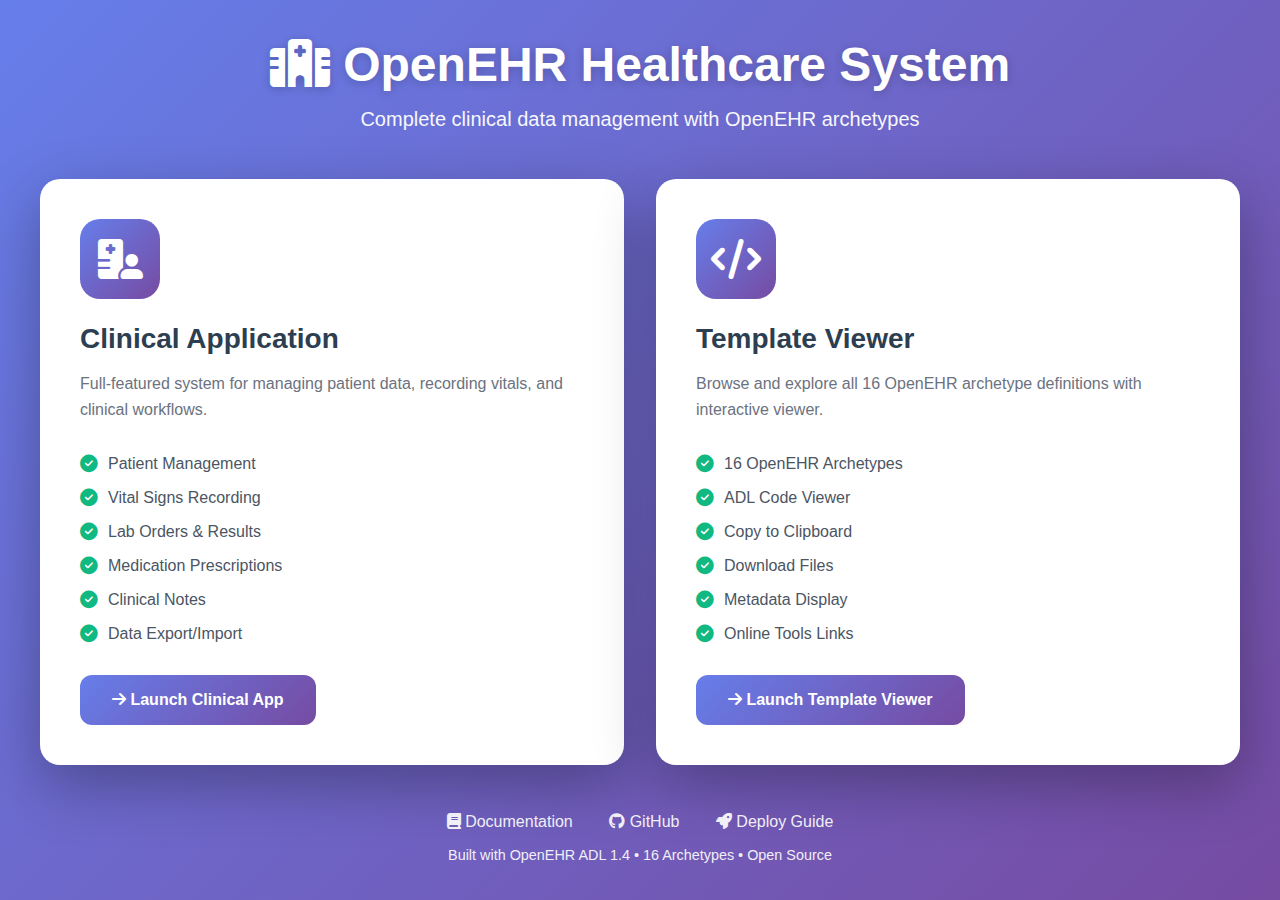
<file: index.html>
<!DOCTYPE html>
<html lang="en">
<head>
    <meta charset="UTF-8">
    <meta name="viewport" content="width=device-width, initial-scale=1.0">
    <title>OpenEHR Healthcare System</title>
    <link rel="stylesheet" href="https://cdnjs.cloudflare.com/ajax/libs/font-awesome/6.4.0/css/all.min.css">
    <style>
        * {
            margin: 0;
            padding: 0;
            box-sizing: border-box;
        }

        body {
            font-family: -apple-system, BlinkMacSystemFont, 'Segoe UI', Roboto, Oxygen, Ubuntu, Cantarell, sans-serif;
            background: linear-gradient(135deg, #667eea 0%, #764ba2 100%);
            min-height: 100vh;
            display: flex;
            align-items: center;
            justify-content: center;
            padding: 20px;
        }

        .container {
            max-width: 1200px;
            width: 100%;
        }

        .header {
            text-align: center;
            color: white;
            margin-bottom: 3rem;
        }

        .header h1 {
            font-size: 3rem;
            margin-bottom: 1rem;
            text-shadow: 0 2px 10px rgba(0,0,0,0.2);
        }

        .header p {
            font-size: 1.25rem;
            opacity: 0.95;
        }

        .cards {
            display: grid;
            grid-template-columns: repeat(auto-fit, minmax(400px, 1fr));
            gap: 2rem;
            margin-bottom: 2rem;
        }

        .card {
            background: white;
            border-radius: 20px;
            padding: 2.5rem;
            box-shadow: 0 20px 60px rgba(0,0,0,0.3);
            transition: transform 0.3s, box-shadow 0.3s;
            cursor: pointer;
        }

        .card:hover {
            transform: translateY(-10px);
            box-shadow: 0 30px 80px rgba(0,0,0,0.4);
        }

        .card-icon {
            width: 80px;
            height: 80px;
            background: linear-gradient(135deg, #667eea 0%, #764ba2 100%);
            border-radius: 20px;
            display: flex;
            align-items: center;
            justify-content: center;
            margin-bottom: 1.5rem;
            font-size: 2.5rem;
            color: white;
        }

        .card h2 {
            font-size: 1.75rem;
            color: #2c3e50;
            margin-bottom: 1rem;
        }

        .card p {
            color: #6b7280;
            line-height: 1.6;
            margin-bottom: 1.5rem;
        }

        .card ul {
            list-style: none;
            margin-bottom: 1.5rem;
        }

        .card ul li {
            padding: 0.5rem 0;
            color: #4b5563;
            display: flex;
            align-items: center;
            gap: 10px;
        }

        .card ul li i {
            color: #10b981;
            font-size: 1.1rem;
        }

        .btn {
            display: inline-block;
            padding: 1rem 2rem;
            background: linear-gradient(135deg, #667eea 0%, #764ba2 100%);
            color: white;
            text-decoration: none;
            border-radius: 12px;
            font-weight: 600;
            transition: all 0.3s;
            text-align: center;
        }

        .btn:hover {
            transform: translateY(-2px);
            box-shadow: 0 10px 25px rgba(102, 126, 234, 0.4);
        }

        .footer {
            text-align: center;
            color: white;
            margin-top: 3rem;
            opacity: 0.9;
        }

        .footer a {
            color: white;
            text-decoration: none;
            margin: 0 1rem;
            transition: opacity 0.3s;
        }

        .footer a:hover {
            opacity: 0.8;
        }

        @media (max-width: 768px) {
            .header h1 {
                font-size: 2rem;
            }

            .cards {
                grid-template-columns: 1fr;
            }

            .card {
                padding: 1.5rem;
            }
        }
    </style>
</head>
<body>
    <div class="container">
        <div class="header">
            <h1><i class="fas fa-hospital"></i> OpenEHR Healthcare System</h1>
            <p>Complete clinical data management with OpenEHR archetypes</p>
        </div>

        <div class="cards">
            <div class="card" onclick="window.location.href='app/index.html'">
                <div class="card-icon">
                    <i class="fas fa-hospital-user"></i>
                </div>
                <h2>Clinical Application</h2>
                <p>Full-featured system for managing patient data, recording vitals, and clinical workflows.</p>
                <ul>
                    <li><i class="fas fa-check-circle"></i> Patient Management</li>
                    <li><i class="fas fa-check-circle"></i> Vital Signs Recording</li>
                    <li><i class="fas fa-check-circle"></i> Lab Orders & Results</li>
                    <li><i class="fas fa-check-circle"></i> Medication Prescriptions</li>
                    <li><i class="fas fa-check-circle"></i> Clinical Notes</li>
                    <li><i class="fas fa-check-circle"></i> Data Export/Import</li>
                </ul>
                <a href="app/index.html" class="btn">
                    <i class="fas fa-arrow-right"></i> Launch Clinical App
                </a>
            </div>

            <div class="card" onclick="window.location.href='viewer.html'">
                <div class="card-icon">
                    <i class="fas fa-code"></i>
                </div>
                <h2>Template Viewer</h2>
                <p>Browse and explore all 16 OpenEHR archetype definitions with interactive viewer.</p>
                <ul>
                    <li><i class="fas fa-check-circle"></i> 16 OpenEHR Archetypes</li>
                    <li><i class="fas fa-check-circle"></i> ADL Code Viewer</li>
                    <li><i class="fas fa-check-circle"></i> Copy to Clipboard</li>
                    <li><i class="fas fa-check-circle"></i> Download Files</li>
                    <li><i class="fas fa-check-circle"></i> Metadata Display</li>
                    <li><i class="fas fa-check-circle"></i> Online Tools Links</li>
                </ul>
                <a href="viewer.html" class="btn">
                    <i class="fas fa-arrow-right"></i> Launch Template Viewer
                </a>
            </div>
        </div>

        <div class="footer">
            <p>
                <a href="README.md" target="_blank" rel="noopener noreferrer">
                    <i class="fas fa-book"></i> Documentation
                </a>
                <a href="https://github.com/Qaisarm/EHRProto" target="_blank" rel="noopener noreferrer">
                    <i class="fab fa-github"></i> GitHub
                </a>
                <a href="DEPLOYMENT.md" target="_blank" rel="noopener noreferrer">
                    <i class="fas fa-rocket"></i> Deploy Guide
                </a>
            </p>
            <p style="margin-top: 1rem; font-size: 0.9rem;">
                Built with OpenEHR ADL 1.4 • 16 Archetypes • Open Source
            </p>
        </div>
    </div>
</body>
</html>
</file>
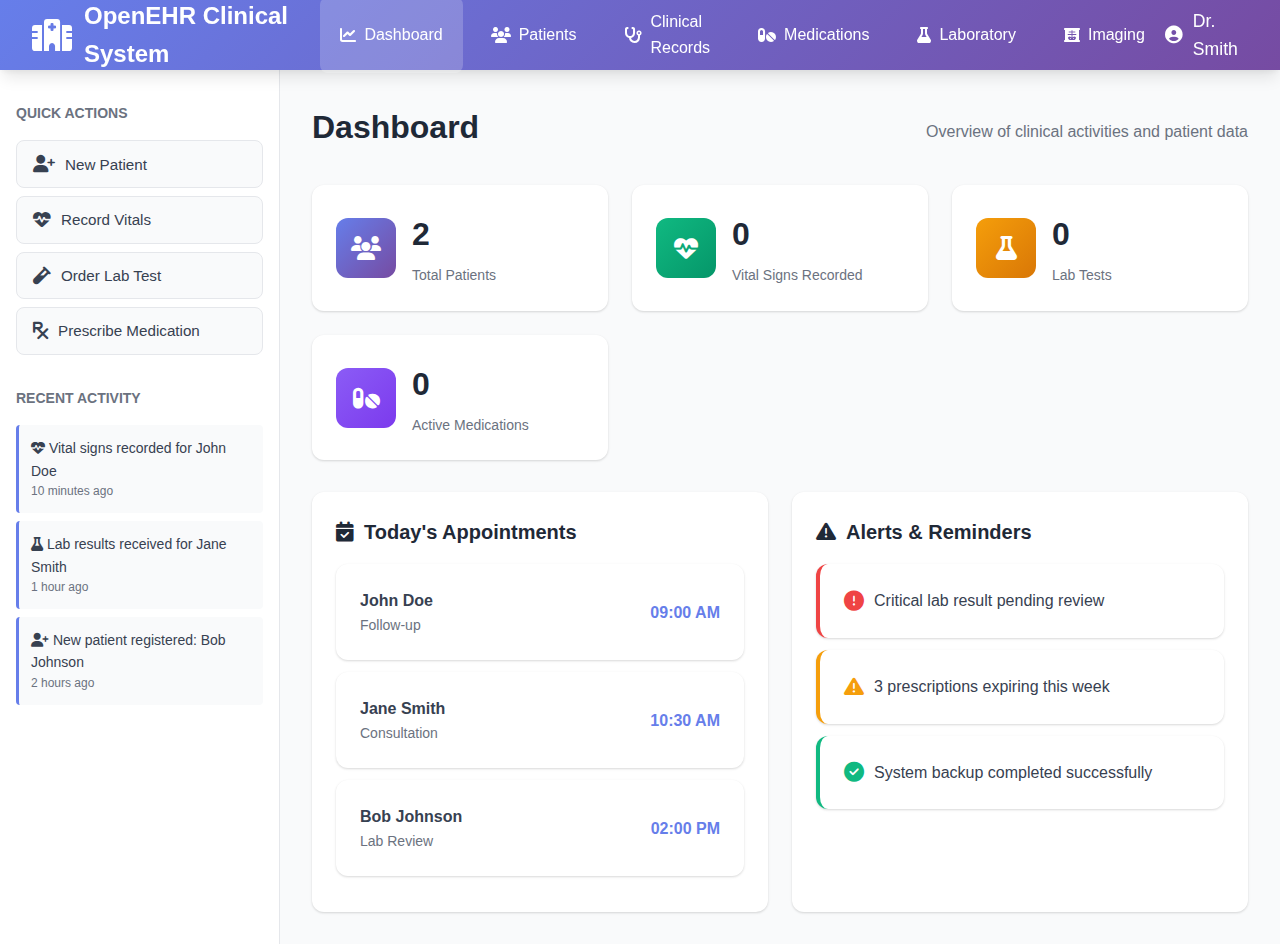
<file: app/index.html>
<!DOCTYPE html>
<html lang="en">
<head>
    <meta charset="UTF-8">
    <meta name="viewport" content="width=device-width, initial-scale=1.0">
    <title>OpenEHR Clinical Data System</title>
    <link rel="stylesheet" href="styles.css">
    <link rel="stylesheet" href="https://cdnjs.cloudflare.com/ajax/libs/font-awesome/6.4.0/css/all.min.css">
</head>
<body>
    <!-- Navigation -->
    <nav class="navbar">
        <div class="nav-brand">
            <i class="fas fa-hospital"></i>
            <span>OpenEHR Clinical System</span>
        </div>
        <div class="nav-menu">
            <a href="#dashboard" class="nav-link active" data-page="dashboard">
                <i class="fas fa-chart-line"></i> Dashboard
            </a>
            <a href="#patients" class="nav-link" data-page="patients">
                <i class="fas fa-users"></i> Patients
            </a>
            <a href="#clinical" class="nav-link" data-page="clinical">
                <i class="fas fa-stethoscope"></i> Clinical Records
            </a>
            <a href="#medications" class="nav-link" data-page="medications">
                <i class="fas fa-pills"></i> Medications
            </a>
            <a href="#lab" class="nav-link" data-page="lab">
                <i class="fas fa-flask"></i> Laboratory
            </a>
            <a href="#imaging" class="nav-link" data-page="imaging">
                <i class="fas fa-x-ray"></i> Imaging
            </a>
        </div>
        <div class="nav-user">
            <i class="fas fa-user-circle"></i>
            <span>Dr. Smith</span>
        </div>
    </nav>

    <!-- Main Content -->
    <div class="main-container">
        <!-- Sidebar -->
        <aside class="sidebar">
            <div class="sidebar-section">
                <h3>Quick Actions</h3>
                <button class="sidebar-btn" onclick="app.showModal('newPatient')">
                    <i class="fas fa-user-plus"></i> New Patient
                </button>
                <button class="sidebar-btn" onclick="app.showModal('vitalSigns')">
                    <i class="fas fa-heartbeat"></i> Record Vitals
                </button>
                <button class="sidebar-btn" onclick="app.showModal('labOrder')">
                    <i class="fas fa-vial"></i> Order Lab Test
                </button>
                <button class="sidebar-btn" onclick="app.showModal('medication')">
                    <i class="fas fa-prescription"></i> Prescribe Medication
                </button>
            </div>
            
            <div class="sidebar-section">
                <h3>Recent Activity</h3>
                <div class="activity-list" id="recentActivity">
                    <!-- Populated by JS -->
                </div>
            </div>
        </aside>

        <!-- Content Area -->
        <main class="content" id="mainContent">
            <!-- Dashboard Page (Default) -->
            <div id="page-dashboard" class="page active">
                <div class="page-header">
                    <h1>Dashboard</h1>
                    <p>Overview of clinical activities and patient data</p>
                </div>

                <div class="stats-grid">
                    <div class="stat-card">
                        <div class="stat-icon blue">
                            <i class="fas fa-users"></i>
                        </div>
                        <div class="stat-info">
                            <h3 id="stat-patients">0</h3>
                            <p>Total Patients</p>
                        </div>
                    </div>
                    <div class="stat-card">
                        <div class="stat-icon green">
                            <i class="fas fa-heartbeat"></i>
                        </div>
                        <div class="stat-info">
                            <h3 id="stat-vitals">0</h3>
                            <p>Vital Signs Recorded</p>
                        </div>
                    </div>
                    <div class="stat-card">
                        <div class="stat-icon orange">
                            <i class="fas fa-flask"></i>
                        </div>
                        <div class="stat-info">
                            <h3 id="stat-labs">0</h3>
                            <p>Lab Tests</p>
                        </div>
                    </div>
                    <div class="stat-card">
                        <div class="stat-icon purple">
                            <i class="fas fa-pills"></i>
                        </div>
                        <div class="stat-info">
                            <h3 id="stat-meds">0</h3>
                            <p>Active Medications</p>
                        </div>
                    </div>
                </div>

                <div class="dashboard-grid">
                    <div class="dashboard-card">
                        <h2><i class="fas fa-calendar-check"></i> Today's Appointments</h2>
                        <div id="todayAppointments" class="appointment-list">
                            <!-- Populated by JS -->
                        </div>
                    </div>
                    
                    <div class="dashboard-card">
                        <h2><i class="fas fa-exclamation-triangle"></i> Alerts & Reminders</h2>
                        <div id="alerts" class="alert-list">
                            <!-- Populated by JS -->
                        </div>
                    </div>
                </div>
            </div>

            <!-- Patients Page -->
            <div id="page-patients" class="page">
                <div class="page-header">
                    <h1>Patient Management</h1>
                    <button class="btn btn-primary" onclick="app.showModal('newPatient')">
                        <i class="fas fa-plus"></i> Add New Patient
                    </button>
                </div>
                
                <div class="search-bar">
                    <i class="fas fa-search"></i>
                    <input type="text" id="patientSearch" placeholder="Search patients by name, ID, or phone..." onkeyup="app.searchPatients()">
                </div>

                <div class="table-container">
                    <table class="data-table">
                        <thead>
                            <tr>
                                <th>Patient ID</th>
                                <th>Name</th>
                                <th>Age</th>
                                <th>Gender</th>
                                <th>Contact</th>
                                <th>Last Visit</th>
                                <th>Actions</th>
                            </tr>
                        </thead>
                        <tbody id="patientsTable">
                            <!-- Populated by JS -->
                        </tbody>
                    </table>
                </div>
            </div>

            <!-- Clinical Records Page -->
            <div id="page-clinical" class="page">
                <div class="page-header">
                    <h1>Clinical Records</h1>
                    <button class="btn btn-primary" onclick="app.showModal('clinicalNote')">
                        <i class="fas fa-plus"></i> New Clinical Note
                    </button>
                </div>
                
                <div class="records-grid" id="clinicalRecords">
                    <!-- Populated by JS -->
                </div>
            </div>

            <!-- Medications Page -->
            <div id="page-medications" class="page">
                <div class="page-header">
                    <h1>Medication Management</h1>
                    <button class="btn btn-primary" onclick="app.showModal('medication')">
                        <i class="fas fa-plus"></i> Prescribe Medication
                    </button>
                </div>
                
                <div class="medications-list" id="medicationsList">
                    <!-- Populated by JS -->
                </div>
            </div>

            <!-- Laboratory Page -->
            <div id="page-lab" class="page">
                <div class="page-header">
                    <h1>Laboratory Tests</h1>
                    <button class="btn btn-primary" onclick="app.showModal('labOrder')">
                        <i class="fas fa-plus"></i> Order Lab Test
                    </button>
                </div>
                
                <div class="lab-results" id="labResults">
                    <!-- Populated by JS -->
                </div>
            </div>

            <!-- Imaging Page -->
            <div id="page-imaging" class="page">
                <div class="page-header">
                    <h1>Radiology & Imaging</h1>
                    <button class="btn btn-primary" onclick="app.showModal('imagingOrder')">
                        <i class="fas fa-plus"></i> Order Imaging Study
                    </button>
                </div>
                
                <div class="imaging-list" id="imagingList">
                    <!-- Populated by JS -->
                </div>
            </div>
        </main>
    </div>

    <!-- Modals Container -->
    <div id="modalsContainer"></div>

    <!-- Scripts -->
    <script src="app.js"></script>
    <script src="forms.js"></script>
    <script src="data.js"></script>
</body>
</html>
</file>
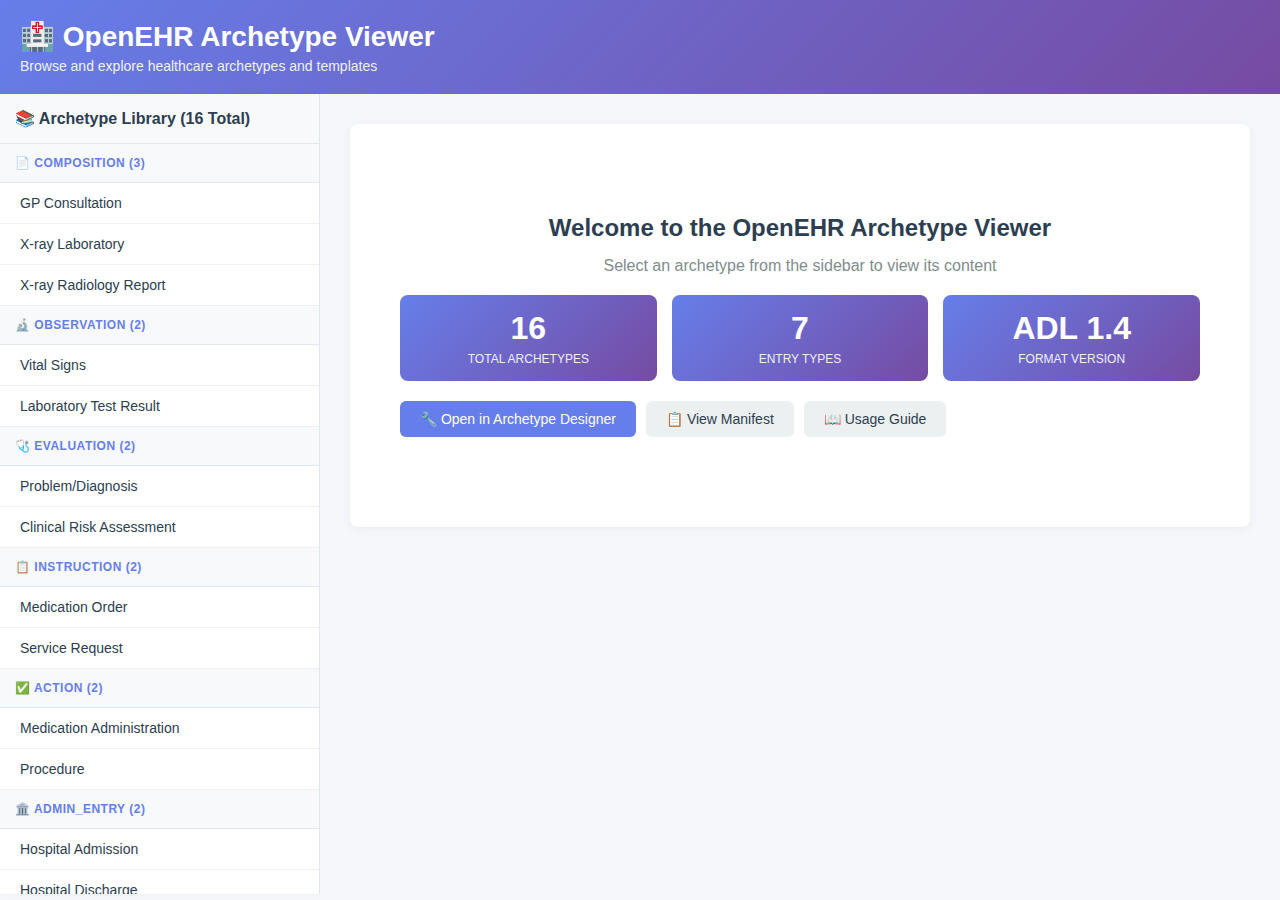
<file: viewer.html>
<!DOCTYPE html>
<html lang="en">
<head>
    <meta charset="UTF-8">
    <meta name="viewport" content="width=device-width, initial-scale=1.0">
    <title>OpenEHR Archetype Viewer</title>
    <style>
        * {
            margin: 0;
            padding: 0;
            box-sizing: border-box;
        }
        
        body {
            font-family: -apple-system, BlinkMacSystemFont, 'Segoe UI', Roboto, Oxygen, Ubuntu, Cantarell, sans-serif;
            background-color: #f5f7fa;
        }
        
        .header {
            background: linear-gradient(135deg, #667eea 0%, #764ba2 100%);
            color: white;
            padding: 20px;
            box-shadow: 0 2px 10px rgba(0,0,0,0.1);
        }
        
        .header h1 {
            font-size: 28px;
            margin-bottom: 5px;
        }
        
        .header p {
            opacity: 0.9;
            font-size: 14px;
        }
        
        .container {
            display: flex;
            height: calc(100vh - 100px);
        }
        
        .sidebar {
            width: 320px;
            background-color: white;
            border-right: 1px solid #e1e8ed;
            overflow-y: auto;
            box-shadow: 2px 0 5px rgba(0,0,0,0.05);
        }
        
        .sidebar-header {
            padding: 15px;
            background-color: #f8f9fa;
            border-bottom: 1px solid #e1e8ed;
            font-weight: 600;
            color: #2c3e50;
        }
        
        .category {
            padding: 12px 15px;
            font-weight: 600;
            color: #667eea;
            background-color: #f8f9fa;
            border-bottom: 1px solid #e1e8ed;
            font-size: 12px;
            text-transform: uppercase;
            letter-spacing: 0.5px;
        }
        
        .archetype-link {
            padding: 12px 20px;
            cursor: pointer;
            border-bottom: 1px solid #f0f0f0;
            transition: all 0.2s;
            font-size: 14px;
            color: #2c3e50;
        }
        
        .archetype-link:hover {
            background-color: #f8f9fa;
            padding-left: 25px;
        }
        
        .archetype-link.active {
            background-color: #667eea;
            color: white;
            border-left: 4px solid #764ba2;
        }
        
        .content {
            flex: 1;
            padding: 30px;
            overflow-y: auto;
            background-color: #f5f7fa;
        }
        
        .content-card {
            background-color: white;
            border-radius: 8px;
            padding: 30px;
            box-shadow: 0 2px 10px rgba(0,0,0,0.05);
        }
        
        #archetype-title {
            color: #2c3e50;
            font-size: 24px;
            margin-bottom: 10px;
            padding-bottom: 15px;
            border-bottom: 2px solid #667eea;
        }
        
        .archetype-meta {
            display: flex;
            gap: 20px;
            margin: 20px 0;
            padding: 15px;
            background-color: #f8f9fa;
            border-radius: 6px;
        }
        
        .meta-item {
            display: flex;
            flex-direction: column;
        }
        
        .meta-label {
            font-size: 11px;
            text-transform: uppercase;
            color: #7f8c8d;
            margin-bottom: 5px;
            font-weight: 600;
        }
        
        .meta-value {
            font-size: 14px;
            color: #2c3e50;
            font-weight: 500;
        }
        
        pre {
            background-color: #2c3e50;
            color: #ecf0f1;
            padding: 20px;
            border-radius: 6px;
            overflow-x: auto;
            font-size: 13px;
            line-height: 1.6;
            font-family: 'Monaco', 'Menlo', 'Ubuntu Mono', monospace;
        }
        
        .welcome-message {
            text-align: center;
            padding: 60px 20px;
            color: #7f8c8d;
        }
        
        .welcome-message h2 {
            color: #2c3e50;
            margin-bottom: 15px;
        }
        
        .stats {
            display: flex;
            gap: 15px;
            margin-top: 20px;
            flex-wrap: wrap;
        }
        
        .stat-card {
            flex: 1;
            min-width: 150px;
            padding: 15px;
            background: linear-gradient(135deg, #667eea 0%, #764ba2 100%);
            color: white;
            border-radius: 8px;
            text-align: center;
        }
        
        .stat-number {
            font-size: 32px;
            font-weight: bold;
            margin-bottom: 5px;
        }
        
        .stat-label {
            font-size: 12px;
            opacity: 0.9;
            text-transform: uppercase;
        }
        
        .action-buttons {
            margin-top: 20px;
            display: flex;
            gap: 10px;
        }
        
        .btn {
            padding: 10px 20px;
            border: none;
            border-radius: 6px;
            cursor: pointer;
            font-size: 14px;
            transition: all 0.2s;
            text-decoration: none;
            display: inline-block;
        }
        
        .btn-primary {
            background-color: #667eea;
            color: white;
        }
        
        .btn-primary:hover {
            background-color: #5568d3;
            transform: translateY(-2px);
            box-shadow: 0 4px 12px rgba(102, 126, 234, 0.4);
        }
        
        .btn-secondary {
            background-color: #ecf0f1;
            color: #2c3e50;
        }
        
        .btn-secondary:hover {
            background-color: #d5dbdb;
        }
        
        ::-webkit-scrollbar {
            width: 8px;
        }
        
        ::-webkit-scrollbar-track {
            background: #f1f1f1;
        }
        
        ::-webkit-scrollbar-thumb {
            background: #888;
            border-radius: 4px;
        }
        
        ::-webkit-scrollbar-thumb:hover {
            background: #555;
        }
    </style>
</head>
<body>
    <div class="header">
        <h1>🏥 OpenEHR Archetype Viewer</h1>
        <p>Browse and explore healthcare archetypes and templates</p>
    </div>
    
    <div class="container">
        <div class="sidebar">
            <div class="sidebar-header">📚 Archetype Library (16 Total)</div>
            
            <div class="category">📄 COMPOSITION (3)</div>
            <div class="archetype-link" data-path="composition/openEHR-EHR-COMPOSITION.gp_consultation.v1.adl">
                GP Consultation
            </div>
            <div class="archetype-link" data-path="composition/openEHR-EHR-COMPOSITION.xray_laboratory.v1.adl">
                X-ray Laboratory
            </div>
            <div class="archetype-link" data-path="composition/openEHR-EHR-COMPOSITION.xray_radiology_report.v1.adl">
                X-ray Radiology Report
            </div>
            
            <div class="category">🔬 OBSERVATION (2)</div>
            <div class="archetype-link" data-path="observation/openEHR-EHR-OBSERVATION.vital_signs.v1.adl">
                Vital Signs
            </div>
            <div class="archetype-link" data-path="observation/openEHR-EHR-OBSERVATION.laboratory_test_result.v1.adl">
                Laboratory Test Result
            </div>
            
            <div class="category">🩺 EVALUATION (2)</div>
            <div class="archetype-link" data-path="evaluation/openEHR-EHR-EVALUATION.problem_diagnosis.v1.adl">
                Problem/Diagnosis
            </div>
            <div class="archetype-link" data-path="evaluation/openEHR-EHR-EVALUATION.clinical_risk_assessment.v1.adl">
                Clinical Risk Assessment
            </div>
            
            <div class="category">📋 INSTRUCTION (2)</div>
            <div class="archetype-link" data-path="instruction/openEHR-EHR-INSTRUCTION.medication_order.v1.adl">
                Medication Order
            </div>
            <div class="archetype-link" data-path="instruction/openEHR-EHR-INSTRUCTION.service_request.v1.adl">
                Service Request
            </div>
            
            <div class="category">✅ ACTION (2)</div>
            <div class="archetype-link" data-path="action/openEHR-EHR-ACTION.medication_administration.v1.adl">
                Medication Administration
            </div>
            <div class="archetype-link" data-path="action/openEHR-EHR-ACTION.procedure.v1.adl">
                Procedure
            </div>
            
            <div class="category">🏛️ ADMIN_ENTRY (2)</div>
            <div class="archetype-link" data-path="admin_entry/openEHR-EHR-ADMIN_ENTRY.admission.v1.adl">
                Hospital Admission
            </div>
            <div class="archetype-link" data-path="admin_entry/openEHR-EHR-ADMIN_ENTRY.discharge.v1.adl">
                Hospital Discharge
            </div>
            
            <div class="category">🧩 CLUSTER (3)</div>
            <div class="archetype-link" data-path="cluster/openEHR-EHR-CLUSTER.patient_identification.v1.adl">
                Patient Identification
            </div>
            <div class="archetype-link" data-path="cluster/openEHR-EHR-CLUSTER.person_demographics.v1.adl">
                Person Demographics
            </div>
            <div class="archetype-link" data-path="cluster/openEHR-DEMOGRAPHIC-CLUSTER.registration_other_data.v1.adl">
                Registration Other Data
            </div>
        </div>
        
        <div class="content">
            <div class="content-card">
                <div class="welcome-message">
                    <h2>Welcome to the OpenEHR Archetype Viewer</h2>
                    <p>Select an archetype from the sidebar to view its content</p>
                    
                    <div class="stats">
                        <div class="stat-card">
                            <div class="stat-number">16</div>
                            <div class="stat-label">Total Archetypes</div>
                        </div>
                        <div class="stat-card">
                            <div class="stat-number">7</div>
                            <div class="stat-label">Entry Types</div>
                        </div>
                        <div class="stat-card">
                            <div class="stat-number">ADL 1.4</div>
                            <div class="stat-label">Format Version</div>
                        </div>
                    </div>
                    
                    <div class="action-buttons">
                        <a href="https://tools.openehr.org/designer/" target="_blank" rel="noopener noreferrer" class="btn btn-primary">
                            🔧 Open in Archetype Designer
                        </a>
                        <a href="archetypes/ARCHETYPE_MANIFEST.md" target="_blank" rel="noopener noreferrer" class="btn btn-secondary">
                            📋 View Manifest
                        </a>
                        <a href="USAGE_GUIDE.md" target="_blank" rel="noopener noreferrer" class="btn btn-secondary">
                            📖 Usage Guide
                        </a>
                    </div>
                </div>
            </div>
        </div>
    </div>
    
    <script>
        const links = document.querySelectorAll('.archetype-link');
        
        links.forEach(link => {
            link.addEventListener('click', function() {
                const path = this.getAttribute('data-path');
                loadArchetype(path, this);
            });
        });
        
        function loadArchetype(path, element) {
            // Remove active class from all links
            links.forEach(l => l.classList.remove('active'));
            // Add active class to clicked link
            if (element) element.classList.add('active');
            
            const fullPath = 'archetypes/' + path;
            const fileName = path.split('/').pop();
            const category = path.split('/')[0].toUpperCase();
            
            fetch(fullPath)
                .then(response => {
                    if (!response.ok) throw new Error('File not found');
                    return response.text();
                })
                .then(data => {
                    document.querySelector('.content').innerHTML = `
                        <div class="content-card">
                            <h2 id="archetype-title">${fileName}</h2>
                            <div class="archetype-meta">
                                <div class="meta-item">
                                    <span class="meta-label">Category</span>
                                    <span class="meta-value">${category}</span>
                                </div>
                                <div class="meta-item">
                                    <span class="meta-label">Format</span>
                                    <span class="meta-value">ADL 1.4</span>
                                </div>
                                <div class="meta-item">
                                    <span class="meta-label">Lines</span>
                                    <span class="meta-value">${data.split('\\n').length}</span>
                                </div>
                            </div>
                            <div class="action-buttons">
                                <button class="btn btn-primary" onclick="copyToClipboard()">📋 Copy to Clipboard</button>
                                <a href="${fullPath}" download class="btn btn-secondary">💾 Download</a>
                            </div>
                            <pre id="archetype-content">${escapeHtml(data)}</pre>
                        </div>
                    `;
                })
                .catch(error => {
                    document.querySelector('.content').innerHTML = `
                        <div class="content-card">
                            <div class="welcome-message">
                                <h2>⚠️ Error Loading Archetype</h2>
                                <p>Could not load the archetype file. Please ensure you are running this from a web server.</p>
                                <div style="margin-top: 20px; text-align: left; background: #f8f9fa; padding: 20px; border-radius: 6px;">
                                    <p><strong>To run a local web server:</strong></p>
                                    <pre style="background: #2c3e50; color: white; padding: 15px; margin-top: 10px;">python3 -m http.server 8000</pre>
                                    <p style="margin-top: 10px;">Then open: <code>http://localhost:8000/viewer.html</code></p>
                                </div>
                            </div>
                        </div>
                    `;
                });
        }
        
        function escapeHtml(text) {
            const div = document.createElement('div');
            div.textContent = text;
            return div.innerHTML;
        }
        
        function copyToClipboard() {
            const content = document.getElementById('archetype-content').textContent;
            navigator.clipboard.writeText(content).then(() => {
                alert('✅ Archetype content copied to clipboard!');
            }).catch(err => {
                alert('❌ Failed to copy to clipboard');
            });
        }
    </script>
</body>
</html>
</file>
<file: app/styles.css>
/* Reset and Base Styles */
* {
    margin: 0;
    padding: 0;
    box-sizing: border-box;
}

:root {
    --primary: #667eea;
    --primary-dark: #5568d3;
    --secondary: #764ba2;
    --success: #10b981;
    --warning: #f59e0b;
    --danger: #ef4444;
    --info: #3b82f6;
    --dark: #1f2937;
    --light: #f9fafb;
    --border: #e5e7eb;
    --text: #374151;
    --text-light: #6b7280;
    --shadow: 0 1px 3px 0 rgba(0, 0, 0, 0.1), 0 1px 2px 0 rgba(0, 0, 0, 0.06);
    --shadow-lg: 0 10px 15px -3px rgba(0, 0, 0, 0.1), 0 4px 6px -2px rgba(0, 0, 0, 0.05);
}

body {
    font-family: -apple-system, BlinkMacSystemFont, 'Segoe UI', Roboto, Oxygen, Ubuntu, Cantarell, sans-serif;
    background-color: var(--light);
    color: var(--text);
    line-height: 1.6;
}

/* Navigation */
.navbar {
    background: linear-gradient(135deg, var(--primary) 0%, var(--secondary) 100%);
    color: white;
    padding: 0 2rem;
    display: flex;
    align-items: center;
    justify-content: space-between;
    height: 70px;
    box-shadow: var(--shadow-lg);
    position: sticky;
    top: 0;
    z-index: 1000;
}

.nav-brand {
    display: flex;
    align-items: center;
    gap: 12px;
    font-size: 1.5rem;
    font-weight: 700;
}

.nav-brand i {
    font-size: 2rem;
}

.nav-menu {
    display: flex;
    gap: 0.5rem;
}

.nav-link {
    color: white;
    text-decoration: none;
    padding: 0.75rem 1.25rem;
    border-radius: 8px;
    transition: all 0.3s;
    display: flex;
    align-items: center;
    gap: 8px;
}

.nav-link:hover {
    background-color: rgba(255, 255, 255, 0.1);
}

.nav-link.active {
    background-color: rgba(255, 255, 255, 0.2);
}

.nav-user {
    display: flex;
    align-items: center;
    gap: 10px;
    font-size: 1.1rem;
}

/* Main Container */
.main-container {
    display: flex;
    min-height: calc(100vh - 70px);
}

/* Sidebar */
.sidebar {
    width: 280px;
    background-color: white;
    border-right: 1px solid var(--border);
    padding: 2rem 1rem;
    overflow-y: auto;
}

.sidebar-section {
    margin-bottom: 2rem;
}

.sidebar-section h3 {
    font-size: 0.875rem;
    text-transform: uppercase;
    color: var(--text-light);
    margin-bottom: 1rem;
    font-weight: 600;
}

.sidebar-btn {
    width: 100%;
    padding: 0.875rem 1rem;
    background-color: var(--light);
    border: 1px solid var(--border);
    border-radius: 8px;
    cursor: pointer;
    transition: all 0.3s;
    display: flex;
    align-items: center;
    gap: 10px;
    margin-bottom: 0.5rem;
    font-size: 0.95rem;
    color: var(--text);
}

.sidebar-btn:hover {
    background-color: var(--primary);
    color: white;
    transform: translateX(5px);
}

.sidebar-btn i {
    font-size: 1.1rem;
}

.activity-list {
    font-size: 0.875rem;
}

.activity-item {
    padding: 0.75rem;
    border-left: 3px solid var(--primary);
    background-color: var(--light);
    margin-bottom: 0.5rem;
    border-radius: 4px;
}

.activity-time {
    color: var(--text-light);
    font-size: 0.75rem;
}

/* Content Area */
.content {
    flex: 1;
    padding: 2rem;
    overflow-y: auto;
}

.page {
    display: none;
}

.page.active {
    display: block;
    animation: fadeIn 0.3s;
}

@keyframes fadeIn {
    from { opacity: 0; transform: translateY(10px); }
    to { opacity: 1; transform: translateY(0); }
}

.page-header {
    margin-bottom: 2rem;
    display: flex;
    justify-content: space-between;
    align-items: center;
}

.page-header h1 {
    font-size: 2rem;
    color: var(--dark);
}

.page-header p {
    color: var(--text-light);
    margin-top: 0.5rem;
}

/* Stats Grid */
.stats-grid {
    display: grid;
    grid-template-columns: repeat(auto-fit, minmax(250px, 1fr));
    gap: 1.5rem;
    margin-bottom: 2rem;
}

.stat-card {
    background: white;
    padding: 1.5rem;
    border-radius: 12px;
    box-shadow: var(--shadow);
    display: flex;
    align-items: center;
    gap: 1rem;
    transition: transform 0.3s, box-shadow 0.3s;
}

.stat-card:hover {
    transform: translateY(-5px);
    box-shadow: var(--shadow-lg);
}

.stat-icon {
    width: 60px;
    height: 60px;
    border-radius: 12px;
    display: flex;
    align-items: center;
    justify-content: center;
    font-size: 1.5rem;
    color: white;
}

.stat-icon.blue { background: linear-gradient(135deg, #667eea 0%, #764ba2 100%); }
.stat-icon.green { background: linear-gradient(135deg, #10b981 0%, #059669 100%); }
.stat-icon.orange { background: linear-gradient(135deg, #f59e0b 0%, #d97706 100%); }
.stat-icon.purple { background: linear-gradient(135deg, #8b5cf6 0%, #7c3aed 100%); }

.stat-info h3 {
    font-size: 2rem;
    color: var(--dark);
    margin-bottom: 0.25rem;
}

.stat-info p {
    color: var(--text-light);
    font-size: 0.875rem;
}

/* Dashboard Grid */
.dashboard-grid {
    display: grid;
    grid-template-columns: repeat(auto-fit, minmax(400px, 1fr));
    gap: 1.5rem;
}

.dashboard-card {
    background: white;
    padding: 1.5rem;
    border-radius: 12px;
    box-shadow: var(--shadow);
}

.dashboard-card h2 {
    font-size: 1.25rem;
    margin-bottom: 1rem;
    color: var(--dark);
    display: flex;
    align-items: center;
    gap: 10px;
}

/* Buttons */
.btn {
    padding: 0.75rem 1.5rem;
    border: none;
    border-radius: 8px;
    cursor: pointer;
    font-size: 1rem;
    transition: all 0.3s;
    display: inline-flex;
    align-items: center;
    gap: 8px;
    font-weight: 500;
}

.btn-primary {
    background: linear-gradient(135deg, var(--primary) 0%, var(--secondary) 100%);
    color: white;
}

.btn-primary:hover {
    transform: translateY(-2px);
    box-shadow: 0 4px 12px rgba(102, 126, 234, 0.4);
}

.btn-secondary {
    background-color: var(--light);
    color: var(--text);
    border: 1px solid var(--border);
}

.btn-secondary:hover {
    background-color: var(--border);
}

.btn-success {
    background-color: var(--success);
    color: white;
}

.btn-danger {
    background-color: var(--danger);
    color: white;
}

/* Search Bar */
.search-bar {
    background: white;
    padding: 1rem;
    border-radius: 12px;
    box-shadow: var(--shadow);
    margin-bottom: 1.5rem;
    display: flex;
    align-items: center;
    gap: 1rem;
}

.search-bar i {
    color: var(--text-light);
    font-size: 1.2rem;
}

.search-bar input {
    flex: 1;
    border: none;
    outline: none;
    font-size: 1rem;
    color: var(--text);
}

/* Table */
.table-container {
    background: white;
    border-radius: 12px;
    box-shadow: var(--shadow);
    overflow: hidden;
}

.data-table {
    width: 100%;
    border-collapse: collapse;
}

.data-table thead {
    background-color: var(--light);
}

.data-table th {
    padding: 1rem;
    text-align: left;
    font-weight: 600;
    color: var(--dark);
    border-bottom: 2px solid var(--border);
}

.data-table td {
    padding: 1rem;
    border-bottom: 1px solid var(--border);
}

.data-table tbody tr:hover {
    background-color: var(--light);
}

.action-btn {
    padding: 0.5rem 0.75rem;
    border: none;
    border-radius: 6px;
    cursor: pointer;
    font-size: 0.875rem;
    margin-right: 0.5rem;
    transition: all 0.3s;
}

.action-btn.view {
    background-color: var(--info);
    color: white;
}

.action-btn.edit {
    background-color: var(--warning);
    color: white;
}

.action-btn.delete {
    background-color: var(--danger);
    color: white;
}

/* Modal */
.modal-overlay {
    position: fixed;
    top: 0;
    left: 0;
    right: 0;
    bottom: 0;
    background-color: rgba(0, 0, 0, 0.5);
    display: flex;
    align-items: center;
    justify-content: center;
    z-index: 2000;
    animation: fadeIn 0.3s;
}

.modal {
    background: white;
    border-radius: 12px;
    box-shadow: var(--shadow-lg);
    max-width: 800px;
    width: 90%;
    max-height: 90vh;
    overflow-y: auto;
    animation: slideUp 0.3s;
}

@keyframes slideUp {
    from { transform: translateY(50px); opacity: 0; }
    to { transform: translateY(0); opacity: 1; }
}

.modal-header {
    padding: 1.5rem;
    border-bottom: 1px solid var(--border);
    display: flex;
    justify-content: space-between;
    align-items: center;
}

.modal-header h2 {
    color: var(--dark);
    display: flex;
    align-items: center;
    gap: 10px;
}

.modal-close {
    background: none;
    border: none;
    font-size: 1.5rem;
    cursor: pointer;
    color: var(--text-light);
    transition: color 0.3s;
}

.modal-close:hover {
    color: var(--danger);
}

.modal-body {
    padding: 1.5rem;
}

.modal-footer {
    padding: 1.5rem;
    border-top: 1px solid var(--border);
    display: flex;
    justify-content: flex-end;
    gap: 1rem;
}

/* Form Styles */
.form-group {
    margin-bottom: 1.5rem;
}

.form-group label {
    display: block;
    margin-bottom: 0.5rem;
    font-weight: 500;
    color: var(--dark);
}

.form-group input,
.form-group select,
.form-group textarea {
    width: 100%;
    padding: 0.75rem;
    border: 1px solid var(--border);
    border-radius: 8px;
    font-size: 1rem;
    transition: border-color 0.3s;
}

.form-group input:focus,
.form-group select:focus,
.form-group textarea:focus {
    outline: none;
    border-color: var(--primary);
}

.form-row {
    display: grid;
    grid-template-columns: repeat(auto-fit, minmax(200px, 1fr));
    gap: 1rem;
}

/* Cards */
.card {
    background: white;
    border-radius: 12px;
    box-shadow: var(--shadow);
    padding: 1.5rem;
    margin-bottom: 1rem;
    transition: transform 0.3s, box-shadow 0.3s;
}

.card:hover {
    transform: translateY(-3px);
    box-shadow: var(--shadow-lg);
}

.card-header {
    display: flex;
    justify-content: space-between;
    align-items: center;
    margin-bottom: 1rem;
    padding-bottom: 1rem;
    border-bottom: 1px solid var(--border);
}

.card-title {
    font-size: 1.25rem;
    color: var(--dark);
    font-weight: 600;
}

.card-body {
    color: var(--text);
}

/* Badge */
.badge {
    display: inline-block;
    padding: 0.25rem 0.75rem;
    border-radius: 12px;
    font-size: 0.75rem;
    font-weight: 600;
    text-transform: uppercase;
}

.badge.success { background-color: #d1fae5; color: var(--success); }
.badge.warning { background-color: #fed7aa; color: var(--warning); }
.badge.danger { background-color: #fee2e2; color: var(--danger); }
.badge.info { background-color: #dbeafe; color: var(--info); }

/* Responsive */
@media (max-width: 1024px) {
    .main-container {
        flex-direction: column;
    }
    
    .sidebar {
        width: 100%;
        border-right: none;
        border-bottom: 1px solid var(--border);
    }
    
    .nav-menu {
        display: none;
    }
}

@media (max-width: 768px) {
    .stats-grid {
        grid-template-columns: 1fr;
    }
    
    .dashboard-grid {
        grid-template-columns: 1fr;
    }
    
    .page-header {
        flex-direction: column;
        align-items: flex-start;
        gap: 1rem;
    }
}
</file>
